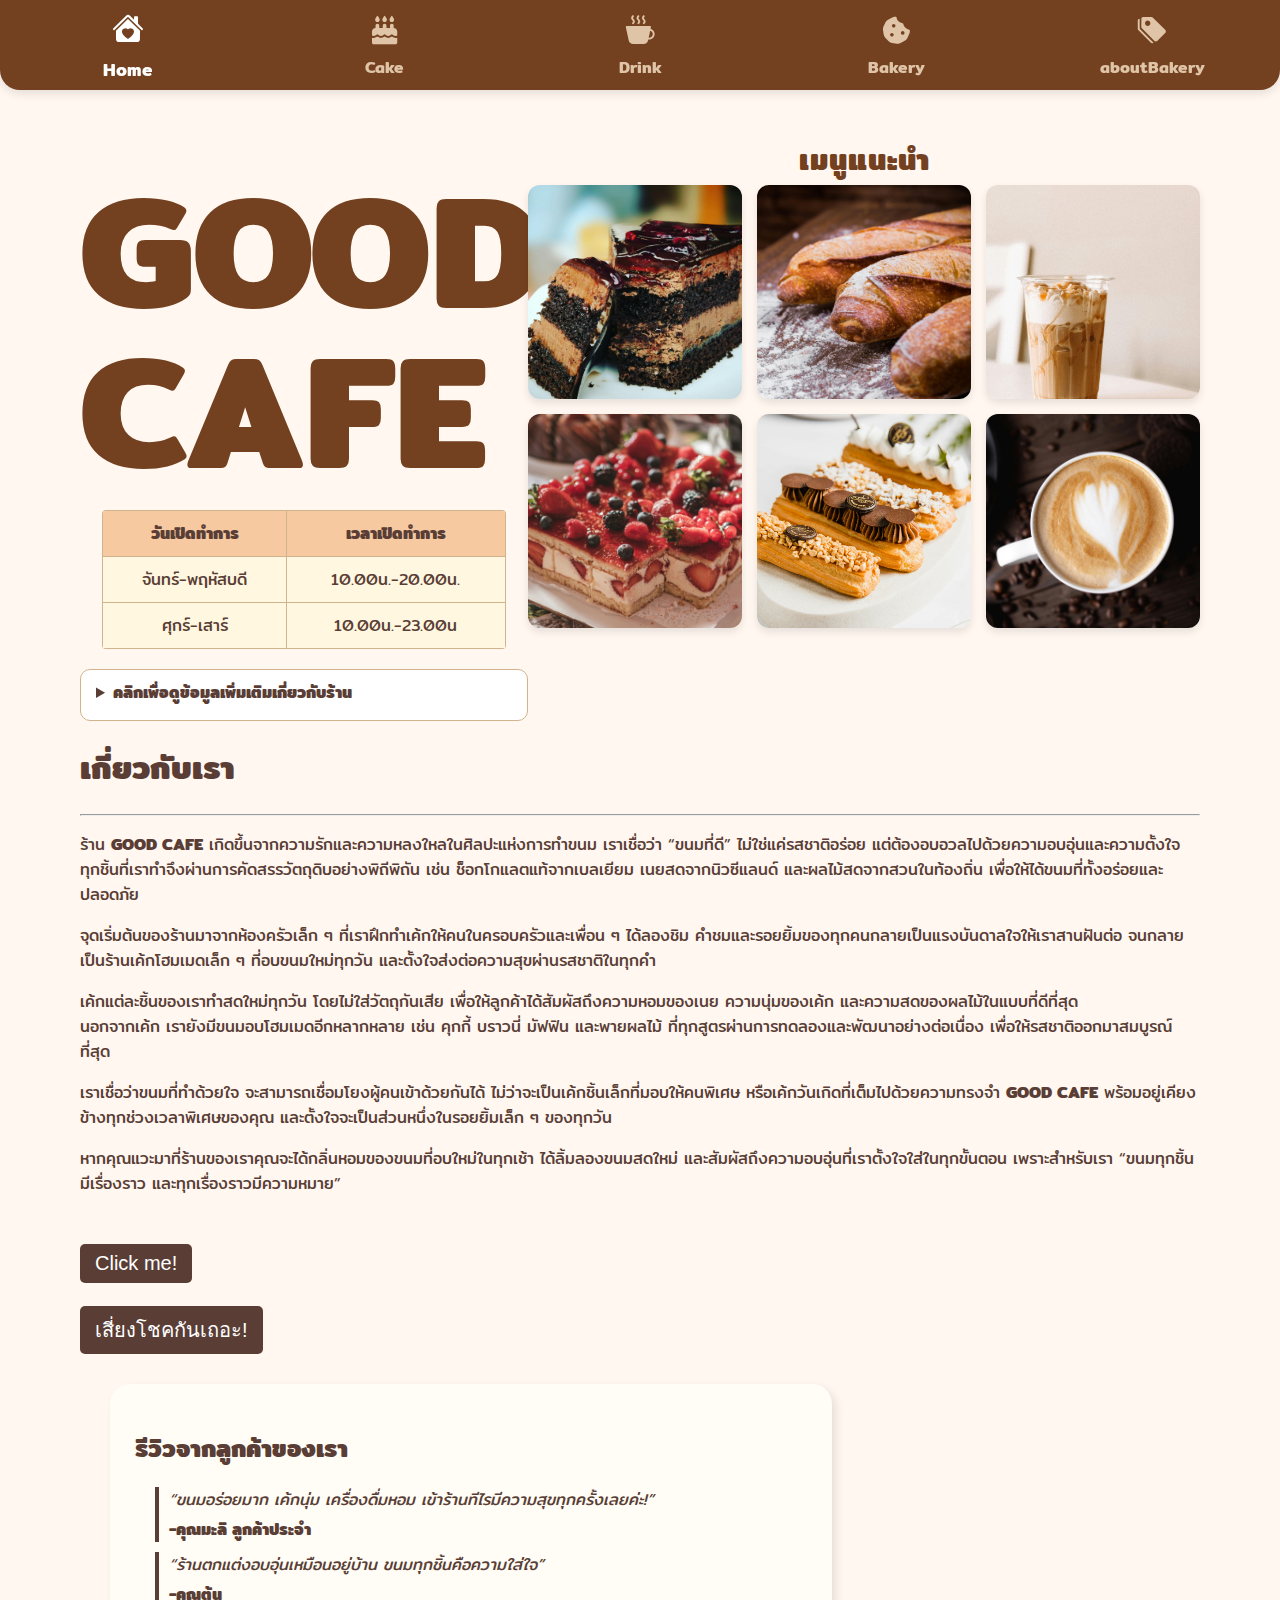
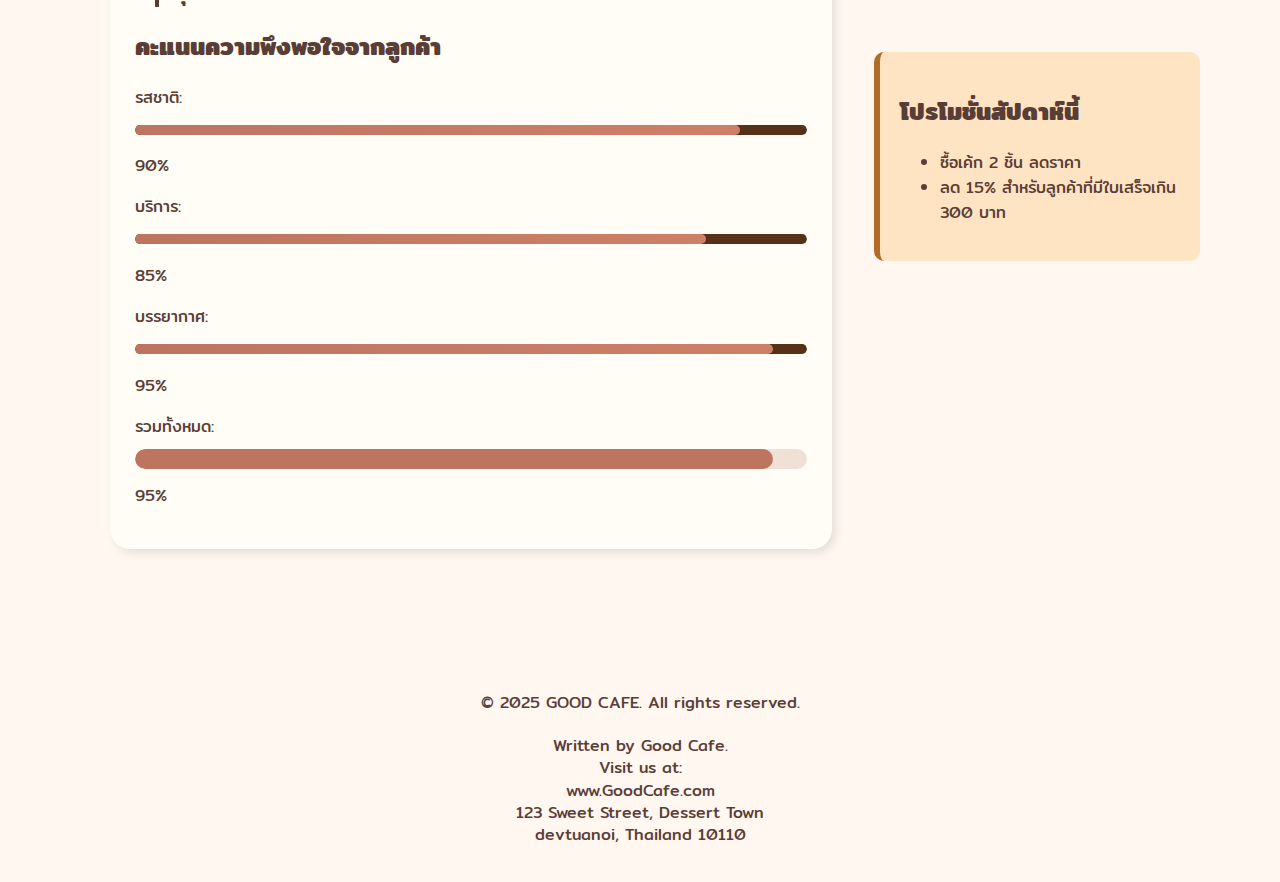
<file: index.html>
<!DOCTYPE html>
<html lang="th">
<head>
  <meta charset="UTF-8">
  <meta name="viewport" content="width=device-width, initial-scale=1.0">
  <title>ร้านขนมหวาน</title>

  <!-- Bootstrap Icons -->
  <link href="https://cdn.jsdelivr.net/npm/bootstrap-icons@1.11.3/font/bootstrap-icons.css" rel="stylesheet">
  <link  href="https://cdnjs.cloudflare.com/ajax/libs/font-awesome/6.6.0/css/all.min.css" rel="stylesheet">
  


  <!-- CSS -->
  <link rel="stylesheet" href="style.css">
</head>
<body>

  <!-- 🍓 แถบเมนูด้านบน -->
<nav class="tabbar">
  <a  class="tab-item active" data-page="index">
    <i class="bi bi-house-heart-fill"></i> Home
  </a>
  <a  class="tab-item" data-page="cake">
    <i class="fa-solid fa-cake-candles"></i> Cake
  </a>
  <a  class="tab-item" data-page="drink">
    <i class="bi bi-cup-hot-fill"></i> Drink
  </a>
  <a  class="tab-item" data-page="bakery">
    <i class="fa-solid fa-cookie-bite"></i> Bakery
  </a>
  <a  class="tab-item" data-page="aboutBakery">
    <i class="bi bi-tags-fill"></i> aboutBakery
  </a>
</nav>

<audio id="bg-music" autoplay loop>
  <source src="photo/sound.mp3" type="audio/mpeg">
</audio>


<!-- //หน้าหลัก -->
 <main class="home-section">
    
  <section class="home-text">
    <h1>GOOD</h1>
    <h1>CAFE</h1>
    <table>
        <tr>
            <th><strong> วันเปิดทำการ</td>
            <th><strong> เวลาเปิดทำการ</td>
            
        </tr>
        <tr>
            <td>จันทร์-พฤหัสบดี</td>
            <td>10.00น.-20.00น.</td>

        </tr>
        <tr>
            <td>ศุกร์-เสาร์</td>
            <td>10.00น.-23.00น</td>
        </tr>
    </table>

    <details>
    <summary>คลิกเพื่อดูข้อมูลเพิ่มเติมเกี่ยวกับร้าน</summary>
    <p>
      ร้าน <strong>GOOD CAFE</strong> มีพื้นที่ถ่ายรูปมุมสวย เครื่องดื่มสดใหม่
      และเมนูพิเศษทุกสุดสัปดาห์ 🍰☕  
      แวะมาสัมผัสบรรยากาศชิล ๆ ได้ทุกวันเลยค่ะ!
    </p>
  </details>
  

  </section>

  <!-- ฝั่งขวา: รูปเมนู -->
  <section class="menu-section">
    <h2>เมนูแนะนำ</h2>
    <div class="menu-grid">
      <img src="photo/cake10.jpg" alt="รูปที่ 1">
      <img src="photo/bakeryBaguette.jpg" alt="รูปที่ 2">
      <img src="photo/drinkCoaco.jpg" alt="รูปที่ 3">
      <img src="photo/cake9.jpg" alt="รูปที่ 4">
      <img src="photo//bakeryEclairs.jpg" alt="รูปที่ 5">
      <img src="photo/drinkLatte.jpg" alt="รูปที่ 6">
    </div>
    
  </section>
  

  <section>
    <h1>เกี่ยวกับเรา</h1><hr/>

    <p>
      ร้าน <strong>GOOD CAFE</strong> เกิดขึ้นจากความรักและความหลงใหลในศิลปะแห่งการทำขนม
      เราเชื่อว่า “ขนมที่ดี” ไม่ใช่แค่รสชาติอร่อย แต่ต้องอบอวลไปด้วยความอบอุ่นและความตั้งใจ
      ทุกชิ้นที่เราทำจึงผ่านการคัดสรรวัตถุดิบอย่างพิถีพิถัน เช่น ช็อกโกแลตแท้จากเบลเยียม เนยสดจากนิวซีแลนด์
      และผลไม้สดจากสวนในท้องถิ่น เพื่อให้ได้ขนมที่ทั้งอร่อยและปลอดภัย
    </p>

    <p>
      จุดเริ่มต้นของร้านมาจากห้องครัวเล็ก ๆ ที่เราฝึกทำเค้กให้คนในครอบครัวและเพื่อน ๆ ได้ลองชิม
      คำชมและรอยยิ้มของทุกคนกลายเป็นแรงบันดาลใจให้เราสานฝันต่อ
      จนกลายเป็นร้านเค้กโฮมเมดเล็ก ๆ ที่อบขนมใหม่ทุกวัน และตั้งใจส่งต่อความสุขผ่านรสชาติในทุกคำ
    </p>

    <p>
      เค้กแต่ละชิ้นของเราทำสดใหม่ทุกวัน โดยไม่ใส่วัตถุกันเสีย
      เพื่อให้ลูกค้าได้สัมผัสถึงความหอมของเนย ความนุ่มของเค้ก และความสดของผลไม้ในแบบที่ดีที่สุด
      <br>นอกจากเค้ก เรายังมีขนมอบโฮมเมดอีกหลากหลาย เช่น คุกกี้ บราวนี่ มัฟฟิน และพายผลไม้
      ที่ทุกสูตรผ่านการทดลองและพัฒนาอย่างต่อเนื่อง เพื่อให้รสชาติออกมาสมบูรณ์ที่สุด
    </p>

    <p>
      เราเชื่อว่าขนมที่ทำด้วยใจ จะสามารถเชื่อมโยงผู้คนเข้าด้วยกันได้
      ไม่ว่าจะเป็นเค้กชิ้นเล็กที่มอบให้คนพิเศษ หรือเค้กวันเกิดที่เต็มไปด้วยความทรงจำ
      <strong>GOOD CAFE</strong> พร้อมอยู่เคียงข้างทุกช่วงเวลาพิเศษของคุณ
      และตั้งใจจะเป็นส่วนหนึ่งในรอยยิ้มเล็ก ๆ ของทุกวัน
    </p>

    <p>
      หากคุณแวะมาที่ร้านของเราคุณจะได้กลิ่นหอมของขนมที่อบใหม่ในทุกเช้า
      ได้ลิ้มลองขนมสดใหม่ และสัมผัสถึงความอบอุ่นที่เราตั้งใจใส่ในทุกขั้นตอน
      เพราะสำหรับเรา “ขนมทุกชิ้นมีเรื่องราว และทุกเรื่องราวมีความหมาย”
    </p>
    <button onclick="showMessage()">Click me! </button>
    <span id="message" class="message">ร้านเราขนมแซ่บมาก 😋</span><br>
    <button onclick="goLucky()">เสี่ยงโชคกันเถอะ!</button>
  
  </section>
  

  <section class="review-section">
  <h2> รีวิวจากลูกค้าของเรา</h2>

  <blockquote>
    “ขนมอร่อยมาก เค้กนุ่ม เครื่องดื่มหอม เข้าร้านทีไรมีความสุขทุกครั้งเลยค่ะ!”
    <cite>-คุณมะลิ ลูกค้าประจำ</cite>
  </blockquote>

  <blockquote>
    “ร้านตกแต่งอบอุ่นเหมือนอยู่บ้าน ขนมทุกชิ้นคือความใส่ใจ”
    <cite>-คุณต้น</cite>
  </blockquote>

  <section class="rating-section">
    <h2>คะแนนความพึงพอใจจากลูกค้า</h2>
    <p>รสชาติ: <meter value="0.9" min="0" max="1"></meter> 90%</p>
    <p>บริการ: <meter value="0.85" min="0" max="1"></meter> 85%</p>
    <p>บรรยากาศ: <meter value="0.95" min="0" max="1"></meter> 95%</p>
    <p>รวมทั้งหมด: <progress value="95" max="100"></progress>95%</p>
 </section>
</section>

<aside class="promo-box">
  <h2>โปรโมชั่นสัปดาห์นี้</h2>
  <ul>
    <li>ซื้อเค้ก 2 ชิ้น ลดราคา</li>
    <li>ลด 15% สำหรับลูกค้าที่มีใบเสร็จเกิน 300 บาท</li>
  </ul>
</aside>


</main>
<footer> 
    <p style="text-align: center; color: #5a3e36" >&copy; 2025 GOOD CAFE. All rights reserved.</p>

    <address class="address">
      Written by <a href="mailto:contact@cafechill.com">Good Cafe</a>.<br>
      Visit us at:<br>
      <a href="https://chonthichab8nma.github.io/restaurants/">www.GoodCafe.com</a><br>
      123 Sweet Street, Dessert Town<br>
      devtuanoi, Thailand 10110
    </address>

</footer>
  <!-- JS -->
  <script src="script.js"></script>
</body>
</html>
</file>
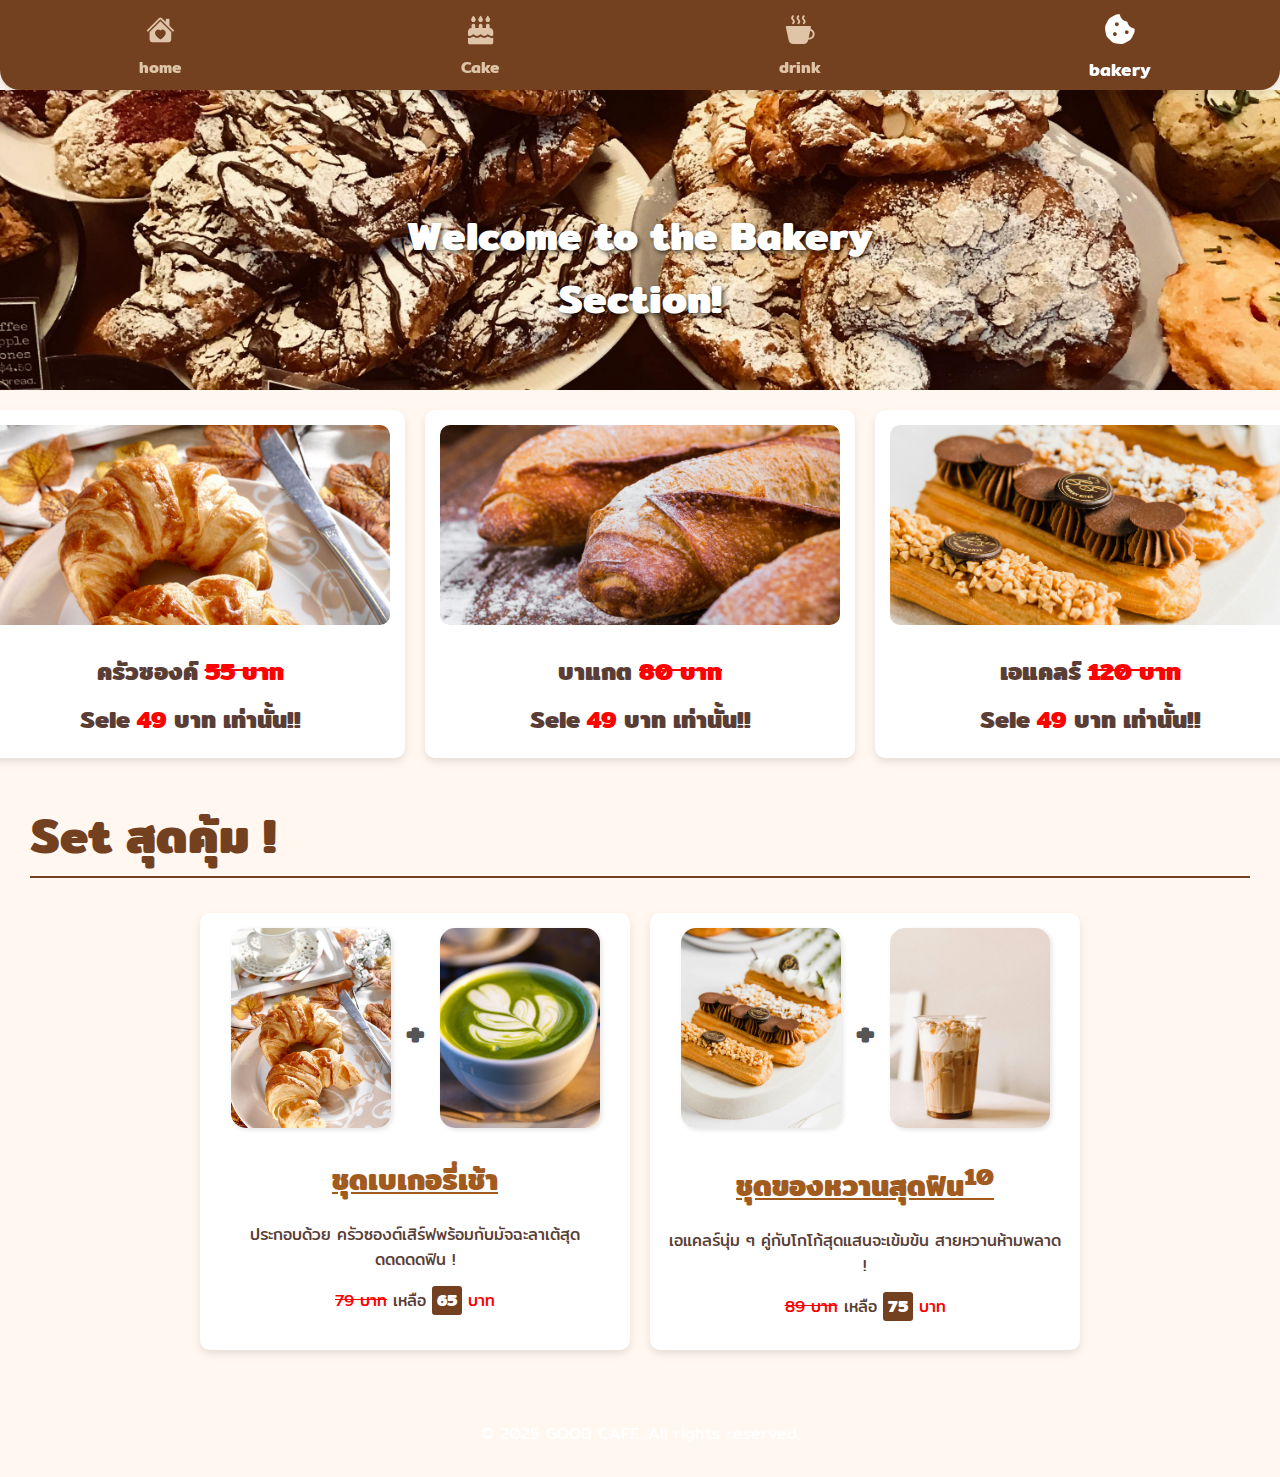
<file: bakery.html>
<!DOCTYPE html>
<html lang="en">
<head>
  <meta charset="UTF-8">
  <meta name="viewport" content="width=device-width, initial-scale=1.0">
  <title>Bakery</title>

    <!-- Bootstrap Icons -->
  <link href="https://cdn.jsdelivr.net/npm/bootstrap-icons@1.11.3/font/bootstrap-icons.css" rel="stylesheet">
  <link  href="https://cdnjs.cloudflare.com/ajax/libs/font-awesome/6.6.0/css/all.min.css" rel="stylesheet">

  <link rel="stylesheet" href="style.css">

</head>
<body>

  <!-- nav bar -->
  <nav class="tabbar">
    <a class="tab-item" data-page="index">
      <i class="bi bi-house-heart-fill"></i> home
    </a>
    <a class="tab-item" data-page="cake">
      <i class="fa-solid fa-cake-candles"></i> Cake
    </a>
    <a class="tab-item" data-page="drink">
      <i class="bi bi-cup-hot-fill"></i> drink
    </a>
    <a class="tab-item active" data-page="bakery">
      <i class="fa-solid fa-cookie-bite"></i> bakery
    </a>
  </nav>

  <!-- branner -->
  <header class="branner" id="page-bakery">
    <img src="photo/bakeryBranner.jpg" width="500" height="500" alt="Bakery Banner">
    <h1>Welcome to the Bakery Section!</h1> 
  </header>

  <!-- item -->
  <section class="bakery-item">
    <article class="card-row">
        <div class="card">
          <img src="photo/bakeryCroissant.jpg" width="500" height="500" alt="Bakery Banner">
          <h2>ครัวซองค์ <del style="color: red;">55 บาท</del></h2>
          <h2>Sele <span style="color: red;">49</span> บาท เท่านั้น!!</h2>
        </div>
    
        <div class="card">
          <img src="photo/bakeryBaguette.jpg" width="500" height="500" alt="Bakery Banner">
          <h2>บาแกต <del style="color: red;">80 บาท</del></h2>
          <h2>Sele <span style="color: red;">49</span> บาท เท่านั้น!!</h2>
        </div>
        
        <div class="card">
          <img src="photo/bakeryEclairs.jpg" width="500" height="500" alt="Bakery Banner">
          <h2>เอแคลร์ <del style="color: red;">120 บาท</del></h2> <h2>Sele <span style="color: red;">49</span> บาท เท่านั้น!!</h2>
        </div>
    </article>
  </section>

  <section class="promotion">
  <h2>Set สุดคุ้ม !</h2>
  <hr>

  <div class="card-row">
    <!-- Set bakery -->
    <article class="card">

      <div class="image-group1">
        <img src="photo/bakeryCroissant.jpg" alt="ครัวซองต์">
         <span class="plus">+</span>
        <img src="photo/drinkGreentea.jpg" alt="เค้กช็อกโกแลต">
      </div>

      <h1><u>ชุดเบเกอรี่เช้า</u></h1>
      <p>ประกอบด้วย ครัวซองต์เสิร์ฟพร้อมกับมัจฉะลาเต้สุดดดดดดฟิน  !</p>
      <p><del style="color:red;">79 บาท</del> เหลือ <span style="color:red;"><mark><b>65</b></mark></mark> บาท</span></p>

    </article>

    <!-- set Eclairs -->
    <article class="card">
      
      <div class="image-group1">
        <img src="photo/bakeryEclairs.jpg" alt="โดนัท">
        <div class="plus">+</div>
        <img src="photo/drinkCoaco.jpg" alt="บราวนี่">
      </div>

      <h1><u>ชุดของหวานสุดฟิน<sup>10</sup></u></h1>
      <p>เอแคลร์นุ่ม ๆ คู่กับโกโก้สุดแสนจะเข้มข้น สายหวานห้ามพลาด !</p>
      <p><del style="color:red;">89 บาท</del> เหลือ <span style="color:red;"><mark><b>75</b></mark> บาท</span></p>

    </article>
  </div>
</section>



  <footer>
     <p style="text-align: center;">&copy; 2025 GOOD CAFE. All rights reserved.</p>
  </footer>
  <script src="script.js"></script>
</body>
</html>
</file>
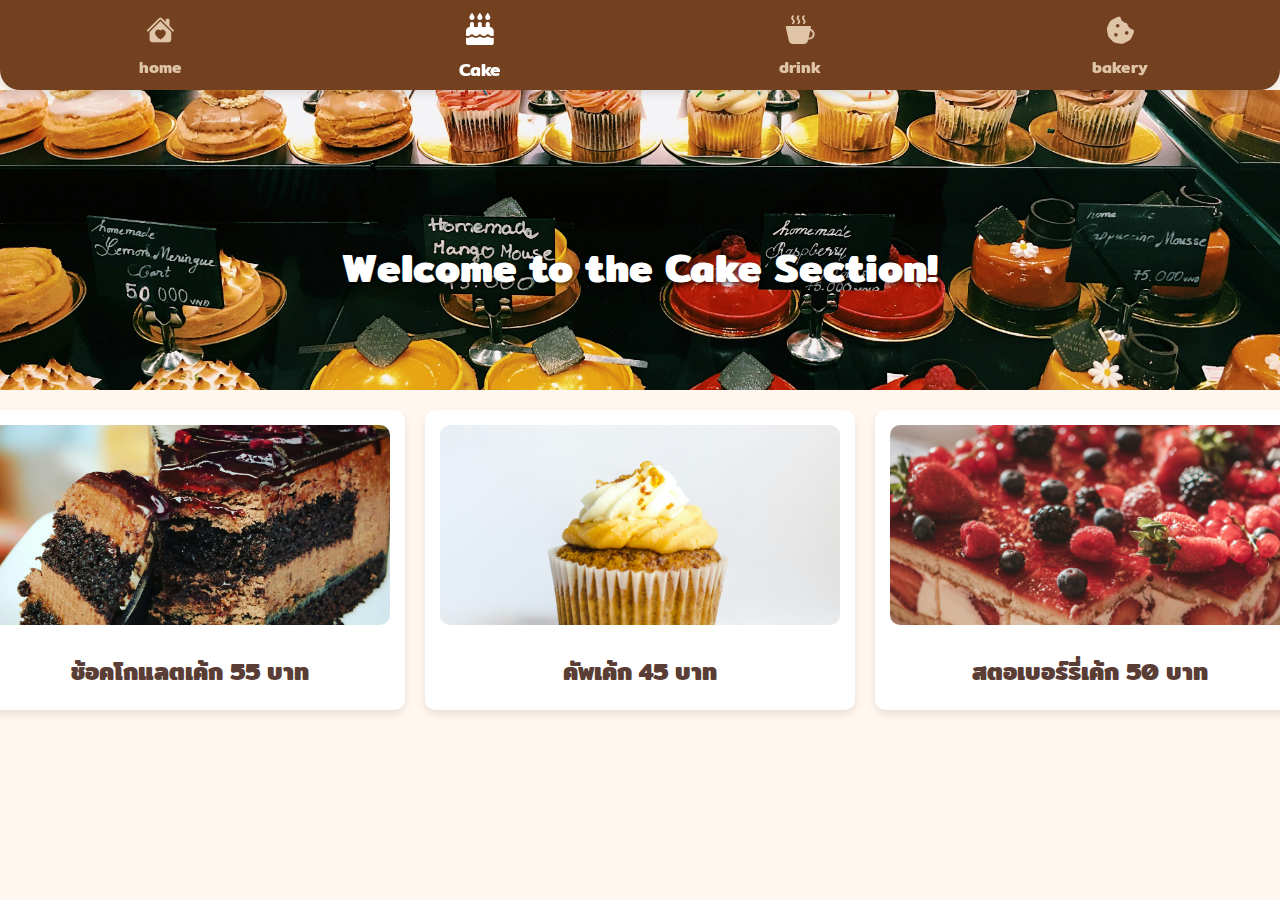
<file: cake.html>
<!DOCTYPE html>
<html lang="en">
<head>
  <meta charset="UTF-8">
  <meta name="viewport" content="width=device-width, initial-scale=1.0">
  <title>cake</title>

    <!-- Bootstrap Icons -->
  <link href="https://cdn.jsdelivr.net/npm/bootstrap-icons@1.11.3/font/bootstrap-icons.css" rel="stylesheet">
  <link  href="https://cdnjs.cloudflare.com/ajax/libs/font-awesome/6.6.0/css/all.min.css" rel="stylesheet">

  <link rel="stylesheet" href="style.css">

</head>
<body>

  <!-- nav bar -->
  <div class="tabbar">
    <div class="tab-item" data-page="index">
      <i class="bi bi-house-heart-fill"></i> home
    </div>
    <div class="tab-item" data-page="cake">
      <i class="fa-solid fa-cake-candles"></i> Cake
    </div>
    <div class="tab-item" data-page="drink">
      <i class="bi bi-cup-hot-fill"></i> drink
    </div>
    <div class="tab-item active" data-page="bakery">
      <i class="fa-solid fa-cookie-bite"></i> bakery
    </div>
  </div>

  <!-- branner -->
  <div class="branner" id="page-bakery">
    <img src="photo/cakeall.jpg" width="500" height="500" alt="Cake Banner">
    <h1>Welcome to the Cake Section!</h1> 
  </div>

  <!-- item -->
  <div class="cake-items">
    <div class="card-row">
        <div class="card">
          <img src="photo/cake10.jpg" width="500" height="500" alt="cake Banner">
          <h2>ช้อคโกแลตเค้ก 55 บาท</h2>
        </div>
    
        <div class="card">
          <img src="photo/cake11.jpg" width="500" height="500" alt="cake Banner">
          <h2>คัพเค้ก 45 บาท</h2>
        </div>
        
        <div class="card">
          <img src="photo/cake9.jpg" width="500" height="500" alt="cake Banner">
          <h2>สตอเบอร์รี่เค้ก 50 บาท</h2>
        </div>
    </div>
  </div>
  <script src="script.js"></script>
</body>
</html>
</file>
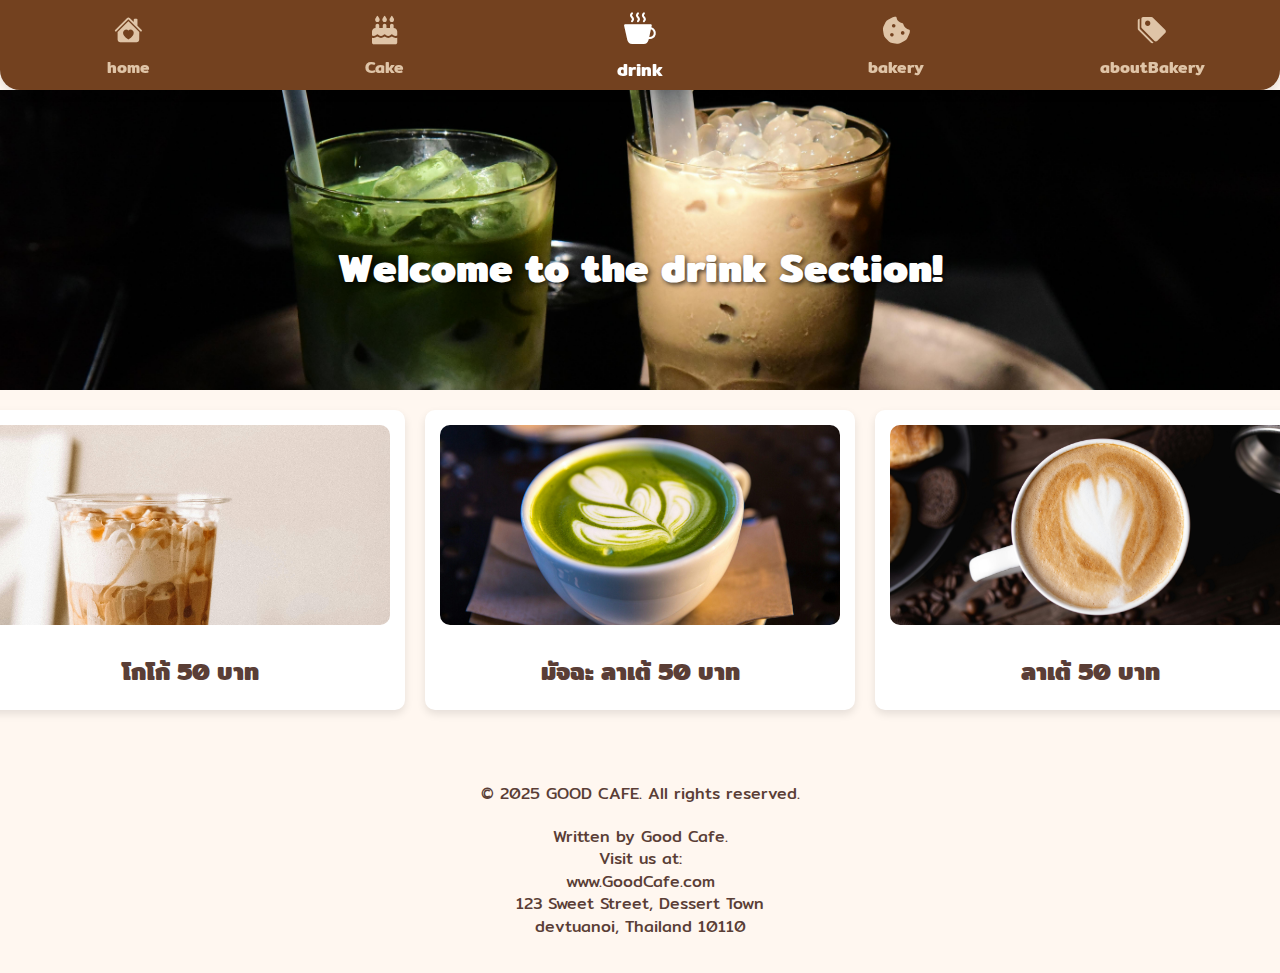
<file: drink.html>
<!DOCTYPE html>
<html lang="en">
<head>
  <meta charset="UTF-8">
  <meta name="viewport" content="width=device-width, initial-scale=1.0">
  <title>Bakery</title>

    <!-- Bootstrap Icons -->
  <link href="https://cdn.jsdelivr.net/npm/bootstrap-icons@1.11.3/font/bootstrap-icons.css" rel="stylesheet">
  <link  href="https://cdnjs.cloudflare.com/ajax/libs/font-awesome/6.6.0/css/all.min.css" rel="stylesheet">

  <link rel="stylesheet" href="style.css">

</head>
<body>
  <!-- nav bar -->
  <nav class="tabbar">
    <a class="tab-item" data-page="index">
      <i class="bi bi-house-heart-fill"></i> home
    </a>
    <a class="tab-item" data-page="cake">
      <i class="fa-solid fa-cake-candles"></i> Cake
    </a>
    <a class="tab-item" data-page="drink">
      <i class="bi bi-cup-hot-fill"></i> drink
    </a>
    <a class="tab-item active" data-page="bakery">
      <i class="fa-solid fa-cookie-bite"></i> bakery
    </a>
    <a  class="tab-item" data-page="aboutBakery">
    <i class="bi bi-tags-fill"></i> aboutBakery
    </a>
</nav>

<audio id="bg-music" autoplay loop>
  <source src="photo/sound.mp3" type="audio/mpeg">
</audio>

  <!-- branner -->
  <header class="branner" id="page-drink">
    <img src="photo/drinkBranner.jpg" width="500" height="500" alt="Bakery Banner">
    <h1>Welcome to the drink Section!</h1> 
  </header>

  <!-- item -->
  <section class="drink-item">
    <article class="card-row">
        <div class="card">
          <img src="photo/drinkCoaco.jpg" width="500" height="500" alt="Bakery Banner">
          <h2>โกโก้ 50 บาท</h2>
        </div>
    
        <div class="card">
          <img src="photo/drinkGreentea.jpg" width="500" height="500" alt="Bakery Banner">
          <h2>มัจฉะ ลาเต้ 50 บาท</h2>
        </div>
        
        <div class="card">
          <img src="photo/drinkLatte.jpg" width="500" height="500" alt="Bakery Banner">
          <h2>ลาเต้ 50 บาท</h2>
        </div>
    </article>
</section>
<footer> 
    <p style="text-align: center; color: #5a3e36" >&copy; 2025 GOOD CAFE. All rights reserved.</p>

    <address class="address">
      Written by <a href="mailto:contact@cafechill.com">Good Cafe</a>.<br>
      Visit us at:<br>
      <a href="https://chonthichab8nma.github.io/restaurants/">www.GoodCafe.com</a><br>
      123 Sweet Street, Dessert Town<br>
      devtuanoi, Thailand 10110
    </address>

</footer>

  <script src="script.js"></script>
</body>
</html>
</file>
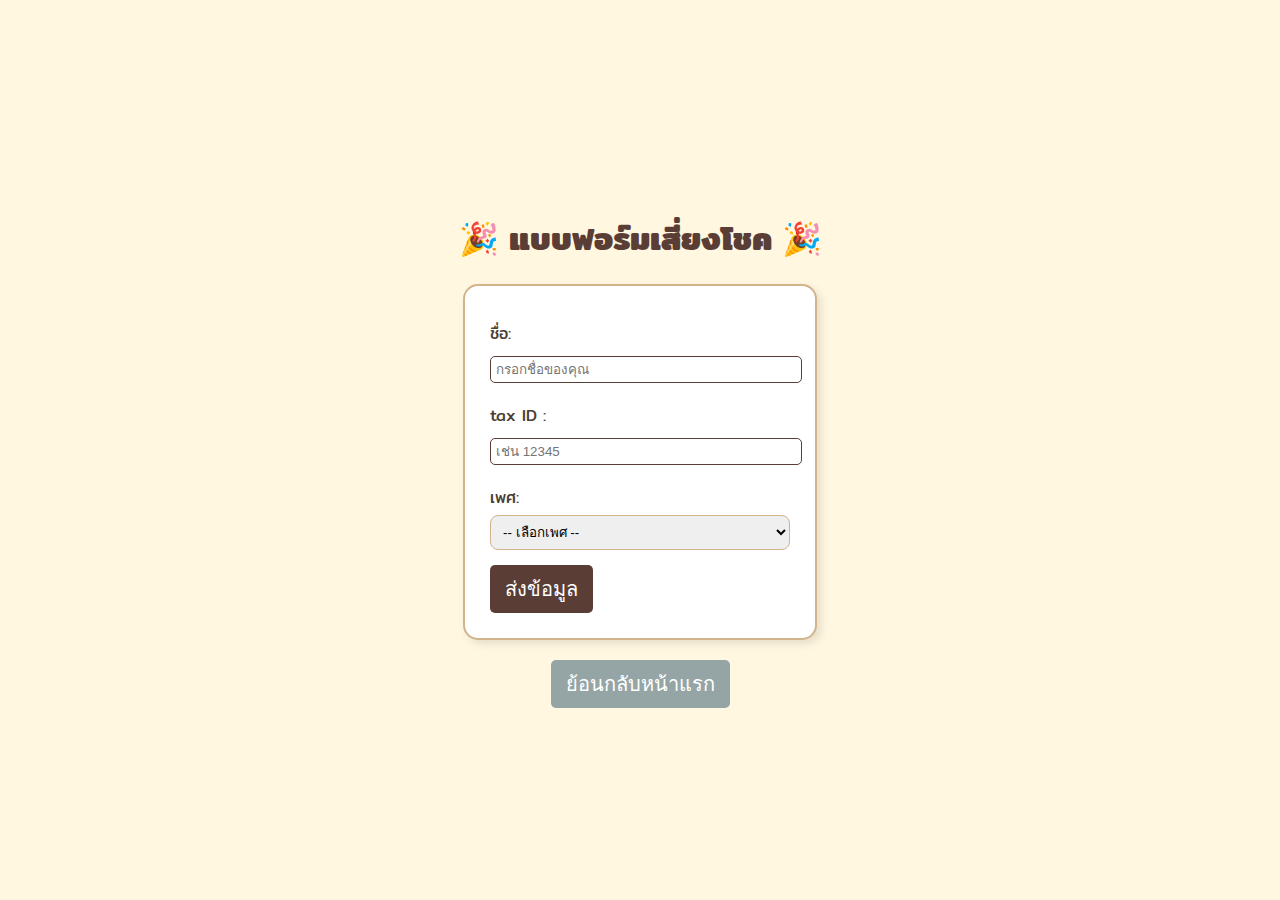
<file: lucky.html>
<!DOCTYPE html>
<html lang="th">
<head>
<meta charset="UTF-8">
<meta name="viewport" content="width=device-width, initial-scale=1.0">
<title>เสี่ยงโชคกันเถอะ!</title>
<head>
     <link rel="stylesheet" href="style.css">
</head>
<body1>

  <h1>🎉 แบบฟอร์มเสี่ยงโชค 🎉</h1>

  <form>
    <label for="name">ชื่อ:</label>
    <input type="text" id="name" name="name" placeholder="กรอกชื่อของคุณ" required>

    <label for="receipt">tax ID :</label>
    <input type="text" id="receipt" name="receipt" placeholder="เช่น 12345" required>

    <label for="gender">เพศ:</label>
    <select id="gender" name="gender" required>
      <option value="">-- เลือกเพศ --</option>
      <option value="male">ชาย</option>
      <option value="female">หญิง</option>
      <option value="other">ไม่ระบุ</option>
    </select>

    <button type="submit">ส่งข้อมูล</button>
  </form>
  <button class="back-btn" onclick="goBack()">ย้อนกลับหน้าแรก</button>
    <script src="script.js"></script>
</body1>
</html>
</file>
<file: style.css>
@import url('https://fonts.googleapis.com/css2?family=Mitr:wght@400;500;600&display=swap');

body {
  margin: 0;
  font-family: 'Mitr', sans-serif;
  background: #fff7f0;
  color: #5a3e36;
  display: flex;
  flex-direction: column;
  min-height: 100vh;
}

/* 🍭 Tab Bar ด้านบน */
.tabbar {
  display: flex;
  justify-content: space-around;
  align-items: center;
  background: #73411F;
  padding: 10px 0;
  box-shadow: 0 4px 10px rgba(0, 0, 0, 0.1);
  border-bottom-left-radius: 20px;
  border-bottom-right-radius: 20px;
  position: sticky;
  top: 0;
  z-index: 10;

}
.tab-item {
  display: flex;
  text-decoration: none; /* ❌ ลบเส้นใต้ */
  flex-direction: column;
  justify-content: center;
  align-items: center;
  text-align: center;
  color: #dfc4a7;
  font-weight: 600;
  flex: 1;
  cursor: pointer;
  transition: transform 0.2s ease, color 0.2s ease;
}

.tab-item i {
  font-size: 1.8rem;         
  width: 40px;               
  height: 40px;
  display: flex;             
  align-items: center;
  justify-content: center;
  margin-bottom: 5px;
  line-height: 1;            
}

.tab-item.active {
  transform: scale(1.1);
  color: #fff;
}


.tab-item:hover {
  transform: scale(1.05);
}


.content {
  flex: 1;
  display: flex;
  justify-content: center;
  align-items: center;
  font-size: 1.5rem;
  text-align: center;
  padding: 40px 20px;
}


.branner {
  position: relative;    
  width: 100%;
  height: 300px;          
  overflow: hidden;         
}

.branner img {
  width: 100%;
  height: 100%;
  object-fit: cover;        
  object-position: center;  
}

.branner h1 {
  position: absolute;
  top: 50%;
  left: 50%;
  transform: translate(-50%, -50%);
  color: white;
  font-size: 2.5rem;
  text-shadow: 2px 2px 5px rgba(0,0,0,0.7);
  text-align: center;
}

.bakery-items .cake-items .drink-items {
  max-width: 1200px; 
  margin: 20px auto; 
  padding: 0 20px; 
  
  
}

.card-row {
  display: flex;
  justify-content: space-between; 
  flex-wrap: nowrap;             
  padding: 0 20px;                
  margin: 20px 0;
  justify-content: center;
  gap: 20px;
}
.card {
  flex: 0 0 calc((100% / 3) - 13.33px); 
  background: #fff;
  border-radius: 10px;
  box-shadow: 0 4px 8px rgba(0,0,0,0.1);
  padding: 15px;
  text-align: center;
  transition: transform 0.2s;
}

.card img {
  width: 100%;
  height: 200px;
  object-fit: cover;
  border-radius: 10px;
  margin-bottom: 10px;
}

.card h2 {
  margin: 10px 0 5px 0;
}

/* GOOD CAFE Layout ใน หน้า index */
.home-section {
  display: flex;
  justify-content: space-between;
  align-items: center;
  padding: 40px 80px 60px;
  flex-wrap: wrap;
  position: relative;
  min-height: 85vh; /* ให้พื้นที่สูงพอ */
}

/* ฝั่งซ้าย: GOOD CAFE */
.home-text {
  flex: 1;
  min-width: 250px;
  align-self: flex-start; /* ✅ ดันให้ขึ้นด้านบน */
  margin-top: 40px;       /* ระยะจากขอบบน */
}

.home-text h1 {
  font-size: 10rem;
  font-weight: 700;
  color: #73411F;
  margin: 0;
  line-height: 1;
}

/* ฝั่งขวา: เมนูแนะนำ */
.menu-section {
  flex: 1.5;
  min-width: 350px;
  display: flex;
  flex-direction: column;
  justify-content: center; /* ✅ จัดทั้งหมดให้อยู่กลางแนวตั้ง */
  align-items: center;
  text-align: center;
  height: 100%;
  padding-top: 30px;
  padding-bottom: 40px;
  box-sizing: border-box;
  position: relative;
  align-self: flex-start;


}

.menu-section h2 {
  color: #73411F;
  margin: 0 0 25px 0; 
  font-size: 1.8rem;
  text-transform: uppercase;
  letter-spacing: 1px;
  line-height: 0;
  
}

.menu-grid {
  display: grid;
  grid-template-columns: repeat(3, 1fr);
  grid-gap: 15px;
  width: 100%;
  max-width: 700px;
  
}

.menu-grid img {
  width: 100%;
  border-radius: 12px;
  box-shadow: 0 4px 8px rgba(0,0,0,0.1);
  transition: transform 0.3s ease;
  object-fit: cover;
  aspect-ratio: 1 / 1; /* ✅ ช่วยให้รูปมีสัดส่วนคงที่ */
}

.menu-grid img:hover {
  transform: scale(1.05);
}

/* 📱 Responsive สำหรับมือถือ */
@media (max-width: 768px) {
  .home-section {
    flex-direction: column;
    padding: 40px 20px;
    text-align: center;
  }

  .home-text {
    align-self: center;
    margin-top: 20px;
  }

  .home-text h1 {
    font-size: 3.5rem;
  }

  .menu-section {
    padding: 20px 0;
  }

  .menu-grid {
    grid-template-columns: repeat(2, 1fr);
  }
}

.promotion{
  position: relative;
  
}
.promotion h2 {
  color: #73411F;
  margin-top: 20px;
  margin-left: 30px;
  font-size: 3rem;
  

}
.promotion hr{
 position: absolute;
  top: 90px; /* ✅ ปรับค่าตามตำแหน่งที่อยากให้เส้นอยู่ */
  left: 30px;
  width: calc(100% - 60px); /* กันไม่ให้ชนขอบ */
  border: 0;
  height: 2px;
  background: #73411F;
}

.promo-section {
  max-width: 700px;          /* ✅ ย่อขนาดกรอบให้เล็กลง */
  margin: 40px auto;         /* ✅ จัดให้อยู่ตรงกลางของหน้า */
  background-color: #fff7e0; /* สีพื้นหลังโทนอ่อน */
  border-radius: 20px;
  box-shadow: 4px 4px 10px rgba(0, 0, 0, 0.1);
  padding: 25px;
  text-align: center;
  color: #4b3f33;
}

.promo-section h2 {
  color: #b36b2a;
}

.card h1 {
  margin-bottom: 20px;
  color: #a25b1f;
  font-size: 1.8rem;
}

.image-group {
  display: flex;
  justify-content: center;   /* ✅ รูปอยู่ตรงกลาง */
  gap: 15px;                 /* ระยะห่างระหว่างรูป */
  margin-bottom: 15px;
}

.image-group img {
  width: 20%;                /* ✅ ขนาดรูปแต่ละภาพเล็กลง */
  border-radius: 15px;
  box-shadow: 2px 2px 5px rgba(0, 0, 0, 0.1);
}

.image-group1 {
  display: flex;
  justify-content: center;
  align-items: center;   /* ✅ จัดแนวตั้งตรงกลาง */
  gap: 15px;             /* ระยะห่าง */
  margin-bottom: 15px;
}

.image-group1 img {
  width: 40%;
  border-radius: 15px;
  box-shadow: 2px 2px 5px rgba(0,0,0,0.1);
}

.plus {
  font-size: 40px;        /* ✅ ขนาดเครื่องหมาย + */
  font-weight: bold;
  color: #555;
}

.description h2 {
  margin: 5px 0;
}

.description p {
  font-size: 1rem;
  margin-top: 10px;
  line-height: 1.6;
}

  table {
    border-collapse: collapse;  /* รวมเส้นขอบให้ชิดกัน */
    width: 90%;                 /* ความกว้างของตาราง */
    margin: 20px auto; 
    border-radius: 4px;       /* มุมโค้งมน */
    overflow: hidden;          
  }
    th, td {
    border: 1px solid #d2b48c;
    padding: 10px;
    text-align: center;
  }
  th {
    background-color: #f6c9a1;
    font-weight: bold;
  }
  td {
    background-color: #fff7e0;
  }

  button {
    background-color: #f2a65a;
    color: white;
    border: none;
    padding: 12px 25px;
    border-radius: 10px;
    font-size: 20px;
    cursor: pointer;
    transition: 0.3s;
  }

  button:hover {
    background-color: #e6893f;
  }

  .message {
    font-size: 50px;
    color: #ff5c8d;
    margin-top: 30px;
    opacity: 0;
    transition: opacity 1s ease;
  }

  .show {
    opacity: 1;
  }

  @keyframes fadeOut {
    0% { opacity: 1; }
    100% { opacity: 0; }
  }

    body1 {
    font-family: "Mitr", sans-serif;
    background-color: #fff7e0;
    display: flex;
    flex-direction: column;
    align-items: center;
    justify-content: center;
    min-height: 100vh;
    }
  form {
    background: #fff;
    border: 2px solid #d2b48c;
    border-radius: 15px;
    padding: 25px;
    width: 300px;
    box-shadow: 4px 4px 8px rgba(0,0,0,0.1);
  }

  label {
    display: block;
    margin: 10px 0 5px;
    color: #4b3f33;
  }

  input, select {
    width: 100%;
    padding: 8px;
    border-radius: 8px;
    border: 1px solid #d2b48c;
  }

  button {
    margin-top: 15px;
    background-color: #f2a65a;
    color: white;
    border: none;
    padding: 10px 20px;
    border-radius: 8px;
    cursor: pointer;
    transition: 0.3s;
  }

  button:hover {
    background-color: #e6893f;
  }

  .back-btn {
    margin-top: 20px;
    background-color: #95a5a6;
  }

  .back-btn:hover {
    background-color: #7f8c8d;
  }

  details {
  margin-top: 20px;
  background: #ffffff;
  border-radius: 10px;
  padding: 10px 15px;
  cursor: pointer;
  color: #4b3f33;
  border: 1px solid #d2b48c;
}

.review-section {
  background-color: #fffdf5;
  border-radius: 20px;
  padding: 25px;
  margin: 30px ;
  width: 60%;
  box-shadow: 4px 4px 10px rgba(0,0,0,0.1);
  /* text-align: center; */
}

blockquote {
  font-style: italic;
  color: #5a3e36;
  margin: 15px 0;
}
cite {
  display: block;
  margin-top: 5px;
  color: #a67c52;
}

.promo-box {
  background-color: #ffe4c4;
  border-left: 6px solid #b36b2a;
  padding: 20px;
  width: 25%;
  border-radius: 10px;
} 

.address {
  font-style: normal;
  line-height: 1.4;
  margin: 20px 0;
  color: #5a3e36;
}
.promotion-time{
  font-size: 1.2rem;
  font-weight: bold;
  text-align: center;
}

figure .branner {
  position: relative;
  text-align: center;
  margin: 50px 0;
}

figure .branner figcaption {
  position: center;
  bottom: 20px;
  left: 50%;
  transform: translateX(-50%);
  font-size: 1.5em;
  color: rgb(4, 50, 12);
  padding: 10px 20px;
  /* display: inline-block; */
  background: #dfc4a785
}
a { color: #5a3e36; text-decoration: none; }
a:hover { text-decoration: underline; }

h1, h2 { 
  color: #5a3e36; 
}

#aboutBakery{
  color: #5a3e36;
  text-align: center;
}

main {
    display: flex;
    flex-wrap: wrap;
    justify-content: space-between;
    padding: 20px;
    max-width: 1200px;
    margin: auto;
}

article {
    flex: 0 0 70%;
    padding-right: 20px;
}

aside {
    /* flex: 0 0 25%; */
    background-color: #dfc4a785;
    padding: 15px;
    border-radius: 10px;
    margin-bottom: 20px;
}


figure {
    text-align: center;
    margin: 20px 0;
    position: relative;
}

figure img {
    width: 100%;
    max-width: 600px;
    height: auto;
    border-radius: 10px;
}

figure figcaption {
    font-style: italic;
    margin-top: 10px; /* สร้างช่องว่าง */
    background-color: #dfc4a785;
    padding: 5px 10px;
    border-radius: 2px;
    /* display: inline-block; เป็นค่าคุณสมบัติ CSS ที่ทำให้องค์ประกอบแสดงผลในบรรทัดเดียวกัน */
}

blockquote {
   border-left: 4px solid #5a3e36;
    padding-left: 10px;
    color: #5a3e36;
    margin: 10px 20px;
    font-style: italic;
}

cite {
    font-style: normal;
    font-weight: bold;
    color: #5a3e36;
}

/* ====== Address ====== */
/* address {
    font-style: normal;
    line-height: 1.4;
    margin: 20px 0;
} */


details summary {
    cursor: pointer;
    font-weight: bold;
    color: #5a3e36;
    margin-bottom: 5px;
}


fieldset {
    border: 1px solid #5a3e36;
    border-radius: 5px;
    padding: 15px;
    margin-bottom: 15px;
}

legend {
    font-weight: bold;
    color: #5a3e36;
    padding: 0 5px;
}

input[type="text"], input[type="email"] {
    padding: 5px;
    margin: 5px 0 10px 0;
    width: 100%;
    border-radius: 5px;
    border: 1px solid #5a3e36;
}

button {
    background-color: #5a3e36;
    color: white;
    border: none;
    padding: 8px 15px;
    border-radius: 5px;
    cursor: pointer;
}

button:hover {
    background-color: #bd7560;
}

output {
    display: block;
    margin-top: 10px;
}

mark { 
  background-color: #73411F;
  color: #ffffff; 
  padding: 2px 5px; 
  border-radius: 3px; 
}

kbd, samp { 
  background-color: #f4f4f4; 
  border-radius: 3px; 
  padding: 2px 5px; 
  color: #5a3e36; 
}

var { 
  font-style: italic; 
  color: #5a3e36; 
}


canvas { display: block; margin: 20px auto; border: 1px solid #ccc; }


video { 
  display: block; 
  max-width: 100%; 
  border-radius: 10px; }


progress, meter {
    width: 100%;
    height: 20px;
    margin: 10px 0;
    border-radius: 10px;
    overflow: hidden;
}


progress::-webkit-progress-value { background: #bd7560; border-radius: 10px;overflow: hidden; }

progress::-webkit-progress-bar {background-color:  #f0e1d6;}

meter::-webkit-meter-bar {
  background:  #563017;
  border-radius: 10px;
}

meter::-webkit-meter-optimum-value {
  background: linear-gradient(90deg,  #bd7560, #cd8068);
  border-radius: 10px;
}

meter::-webkit-meter-suboptimum-value {
  background: linear-gradient(90deg, #5d392e, #533329);
}

meter::-webkit-meter-even-less-good-value {
  background: linear-gradient(90deg, #ee957a, #fdb59f);
}

footer {
    color: white;
    text-align: center;
    padding: 15px 0;
    margin-top: 20px;
}


dialog {
    position: fixed;      
    top: 100px;            
    left: 1000px;           
    transform: none;      
    z-index: 1000;       
    border: 2px solid #5a3e36;
    border-radius: 10px;
    padding: 15px;
    background-color: white;
    color: #5a3e36;
}

/* @media (max-width: 900px) {
    main { flex-direction: column; }
    article, aside { 
    background-color: #fae6df;
    padding: 15px;
    border-radius: 10px;
    margin-bottom: 20px;
    }
} */

.from{
  display: flex;
  justify-content: center; 
  align-items: center;     
  flex-direction: column;  
  min-height: 60vh;        
  text-align: center;     
}
</file>
